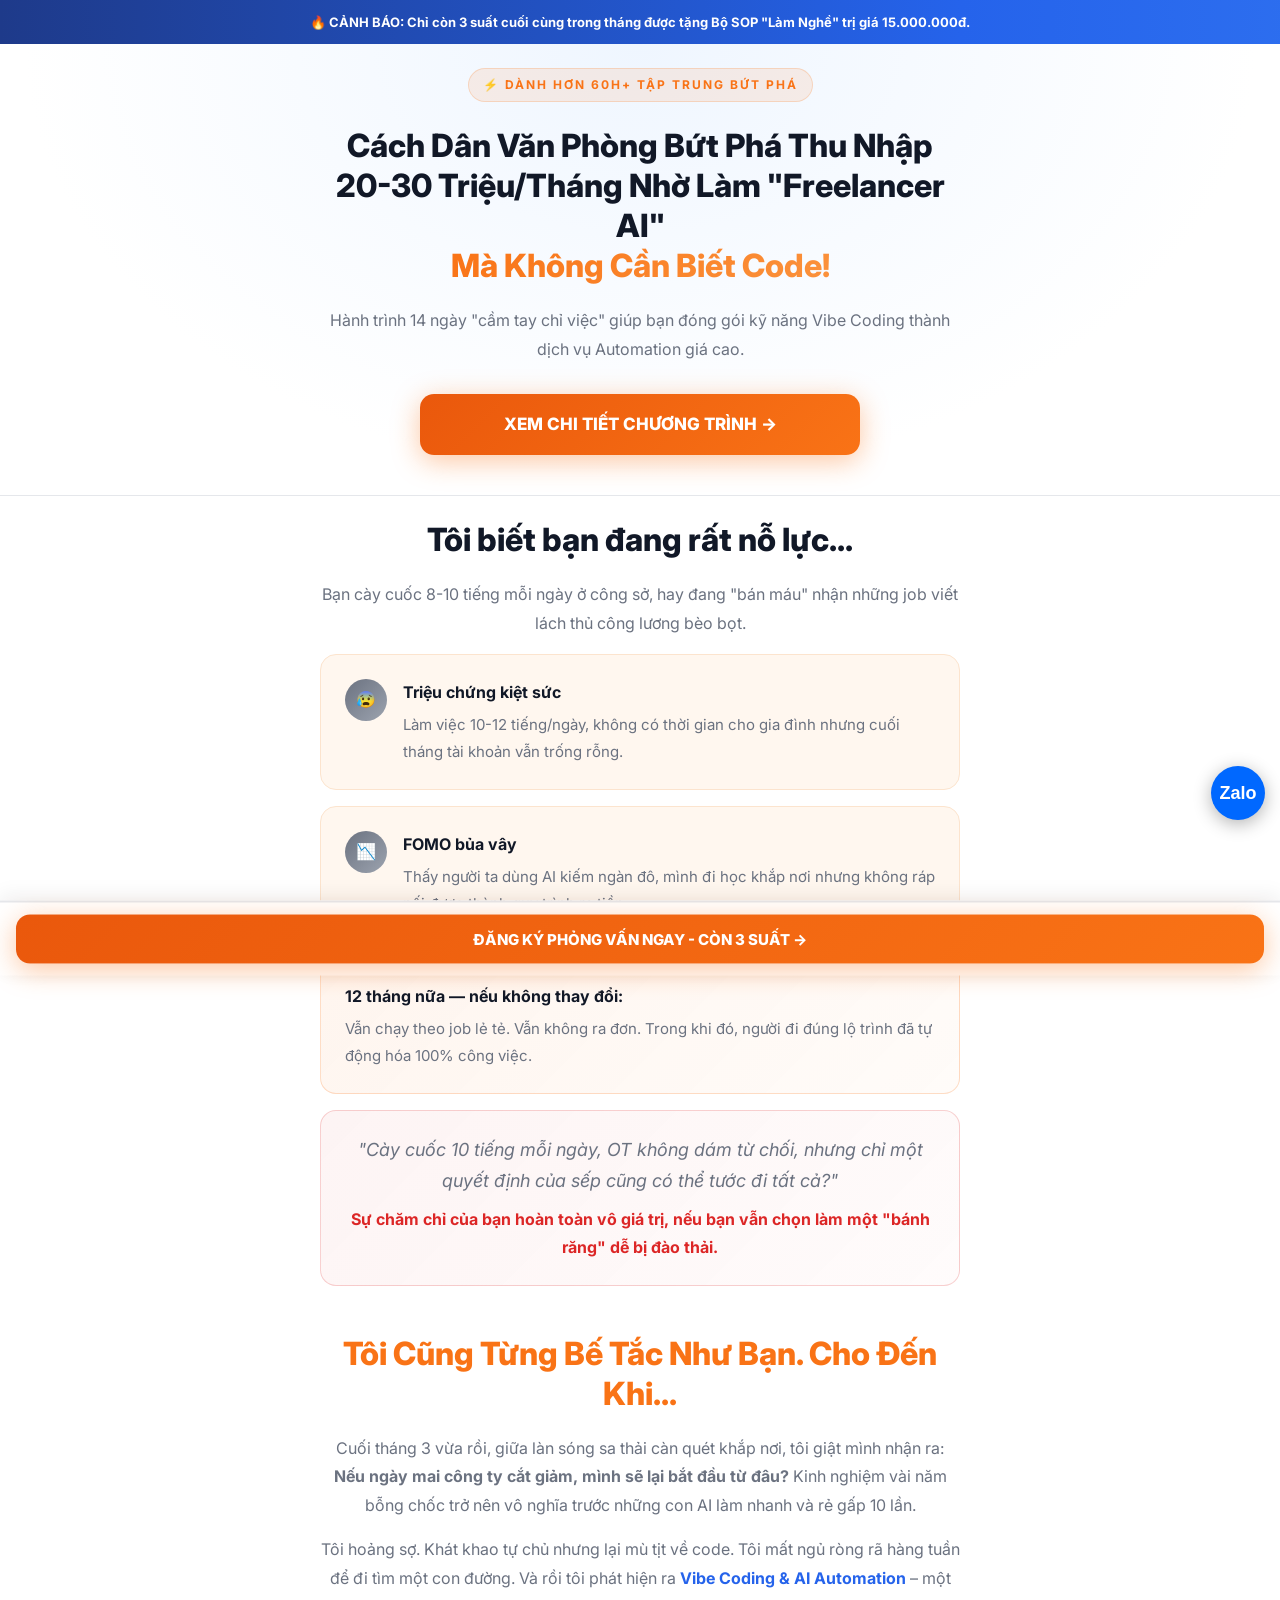
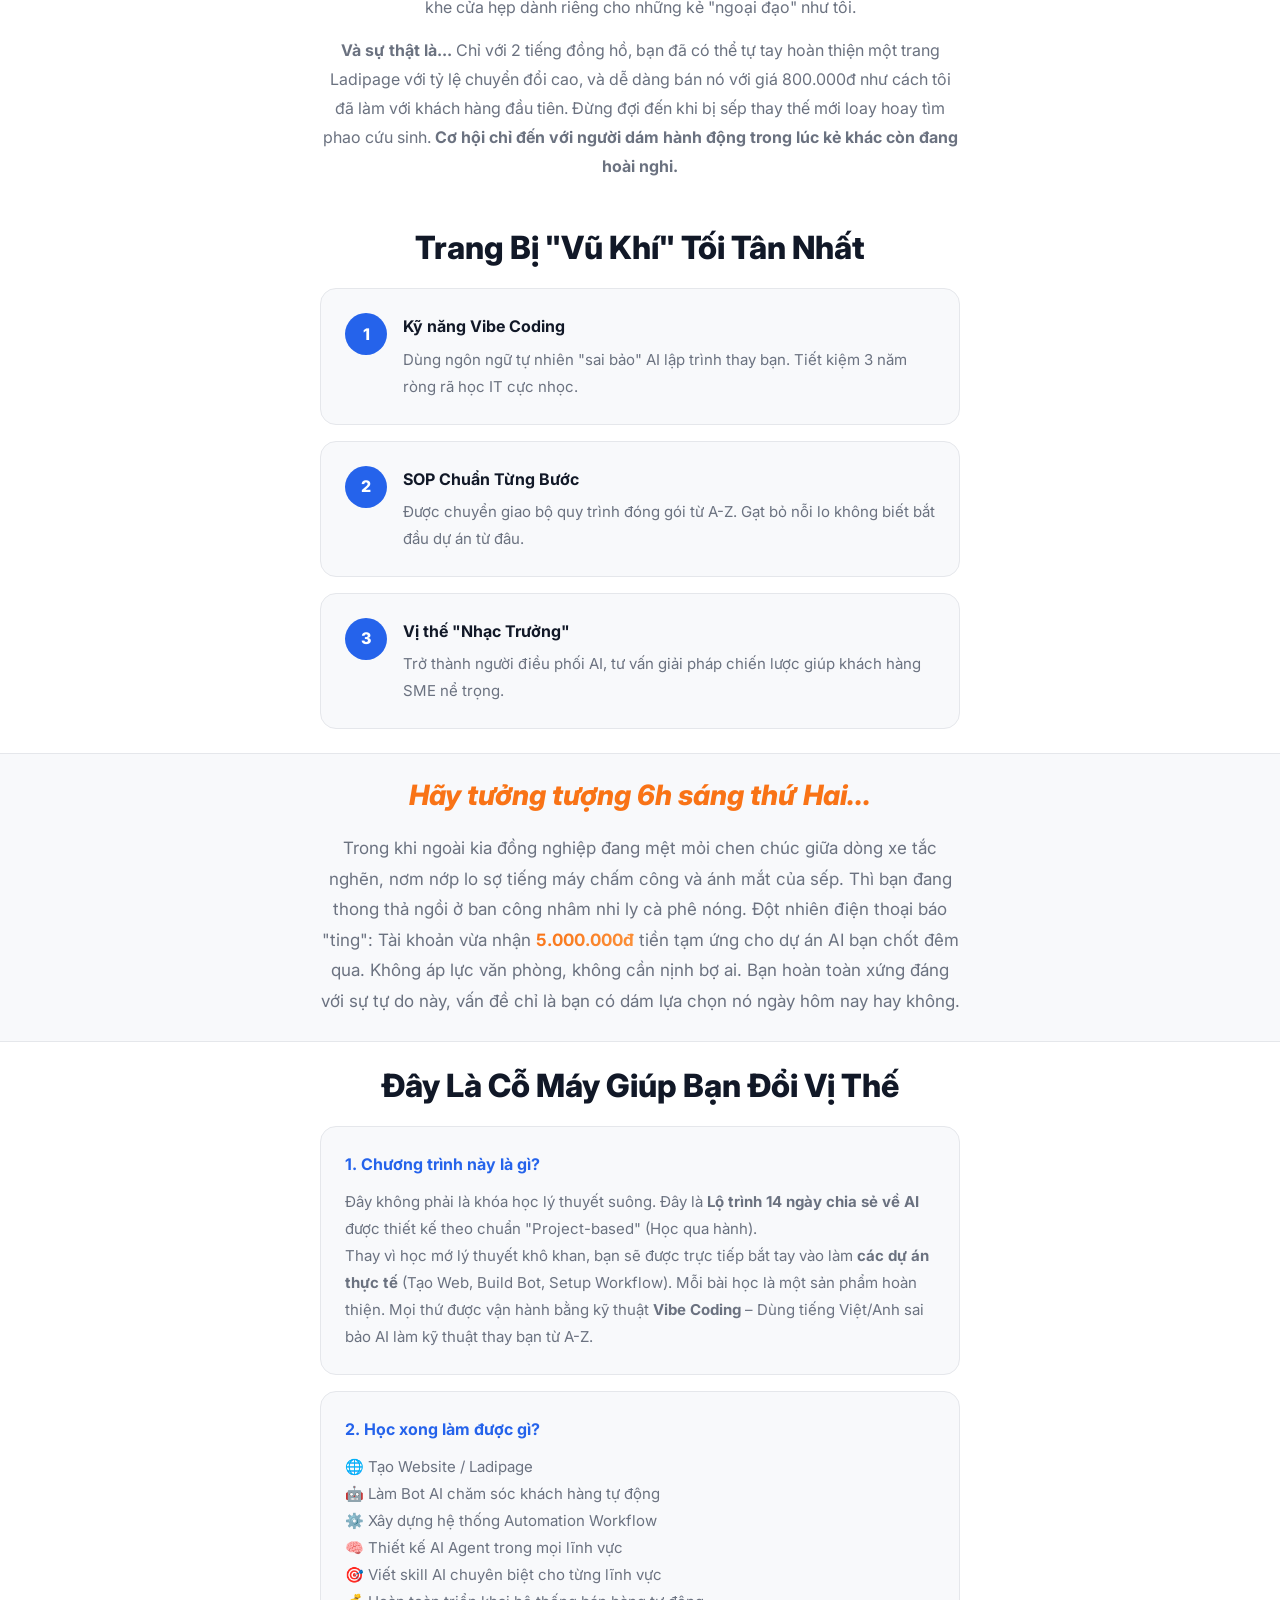
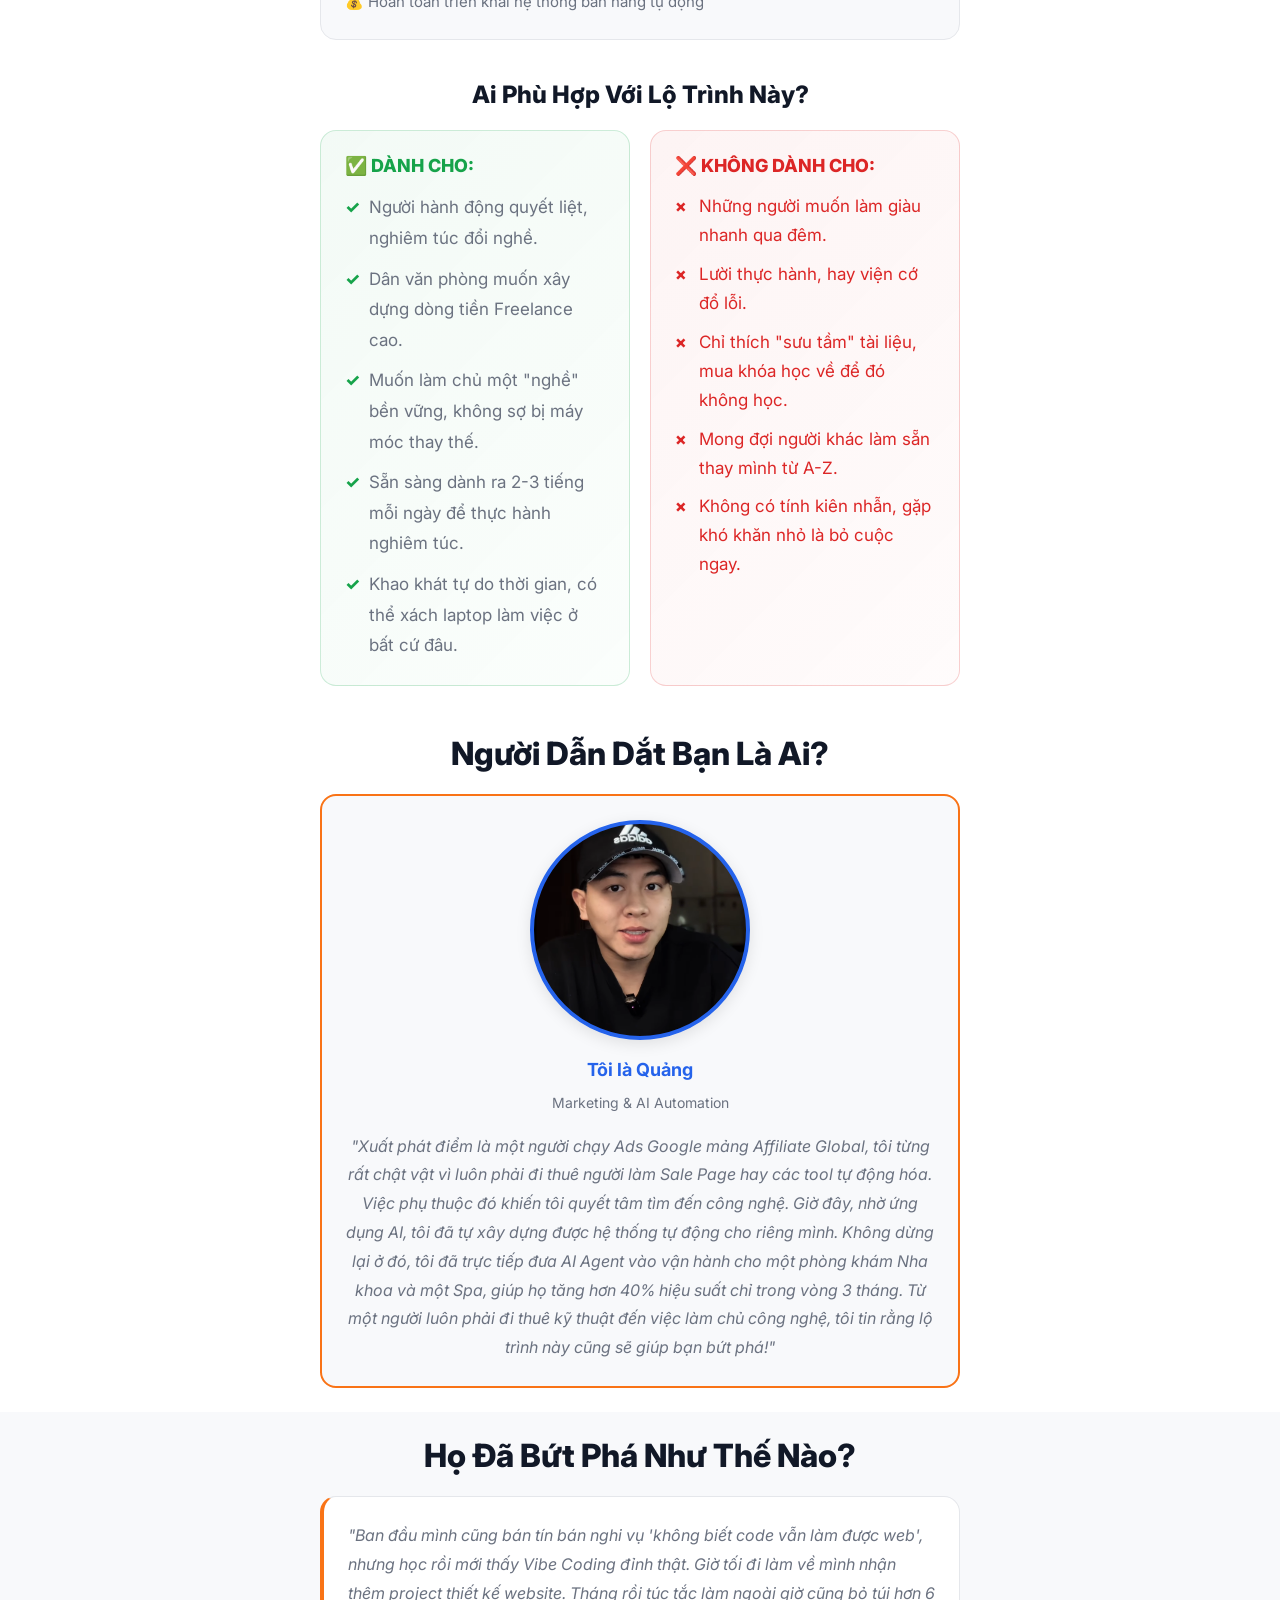
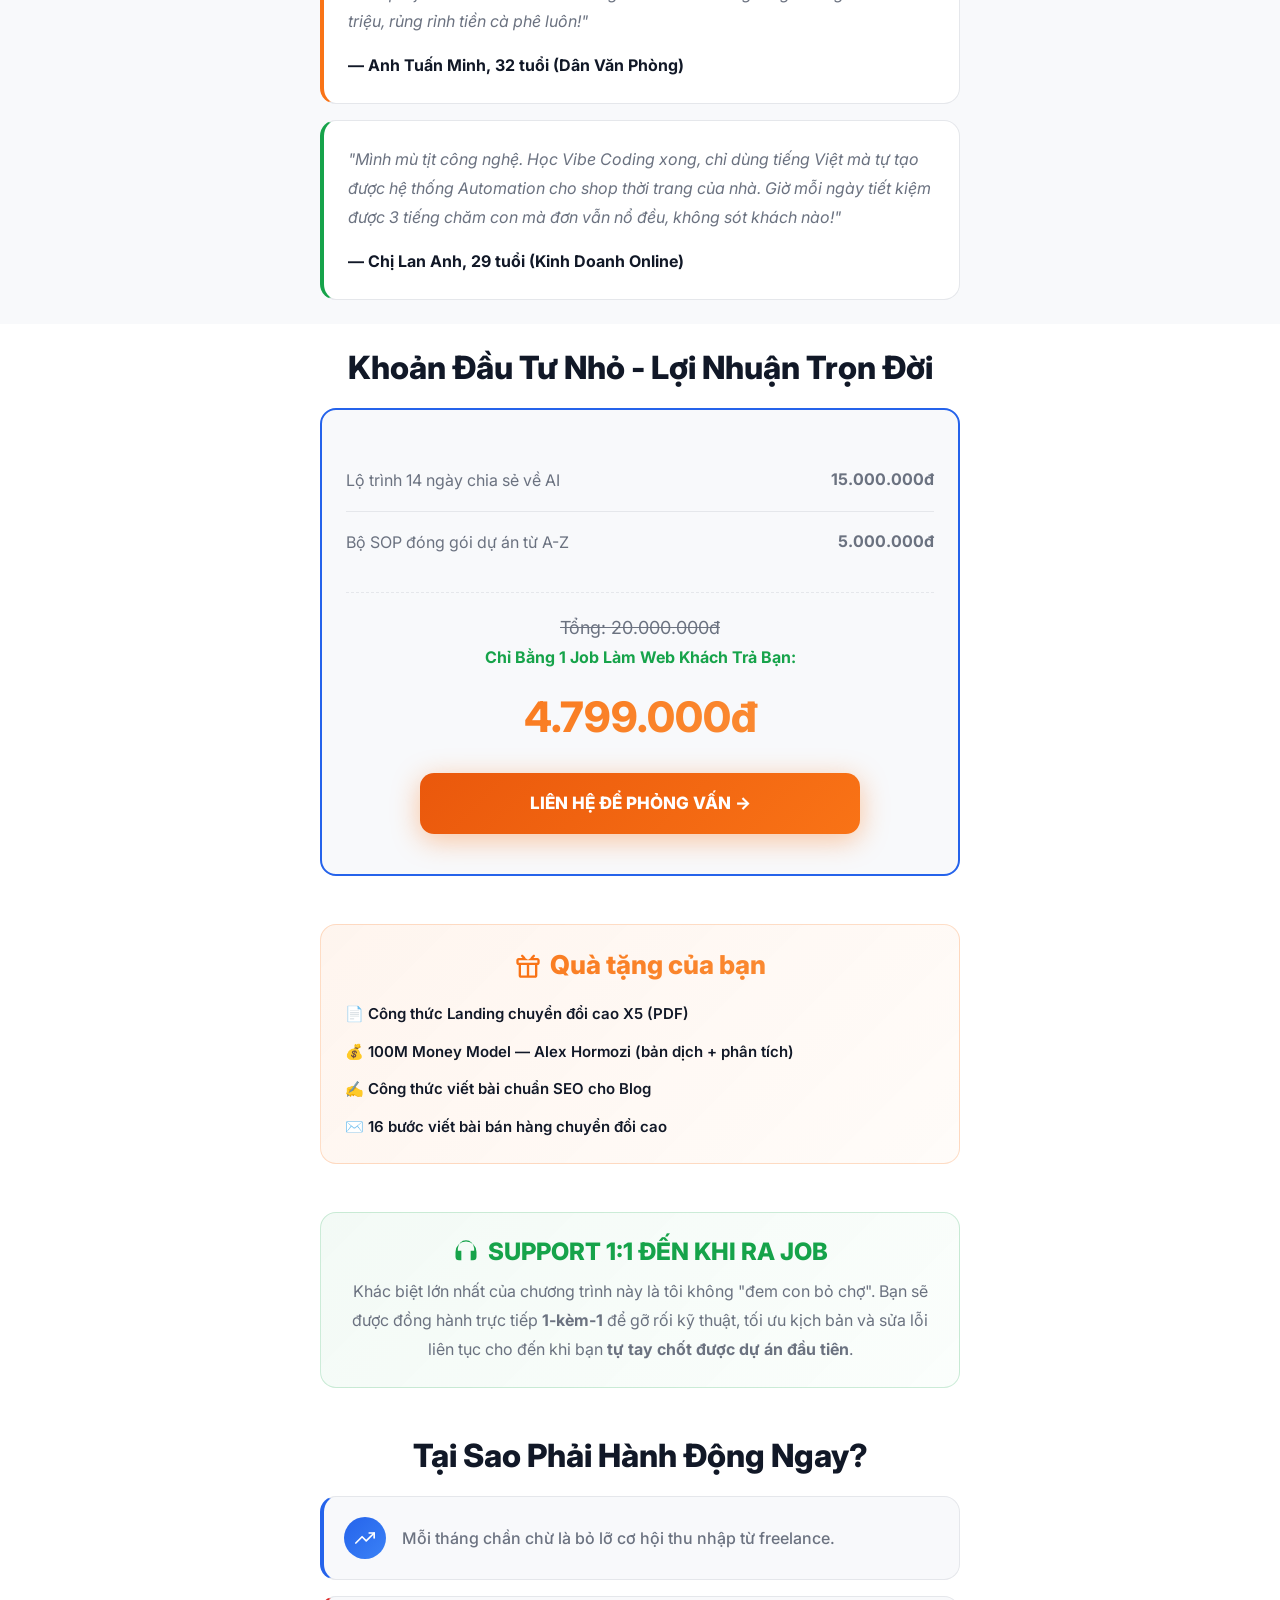
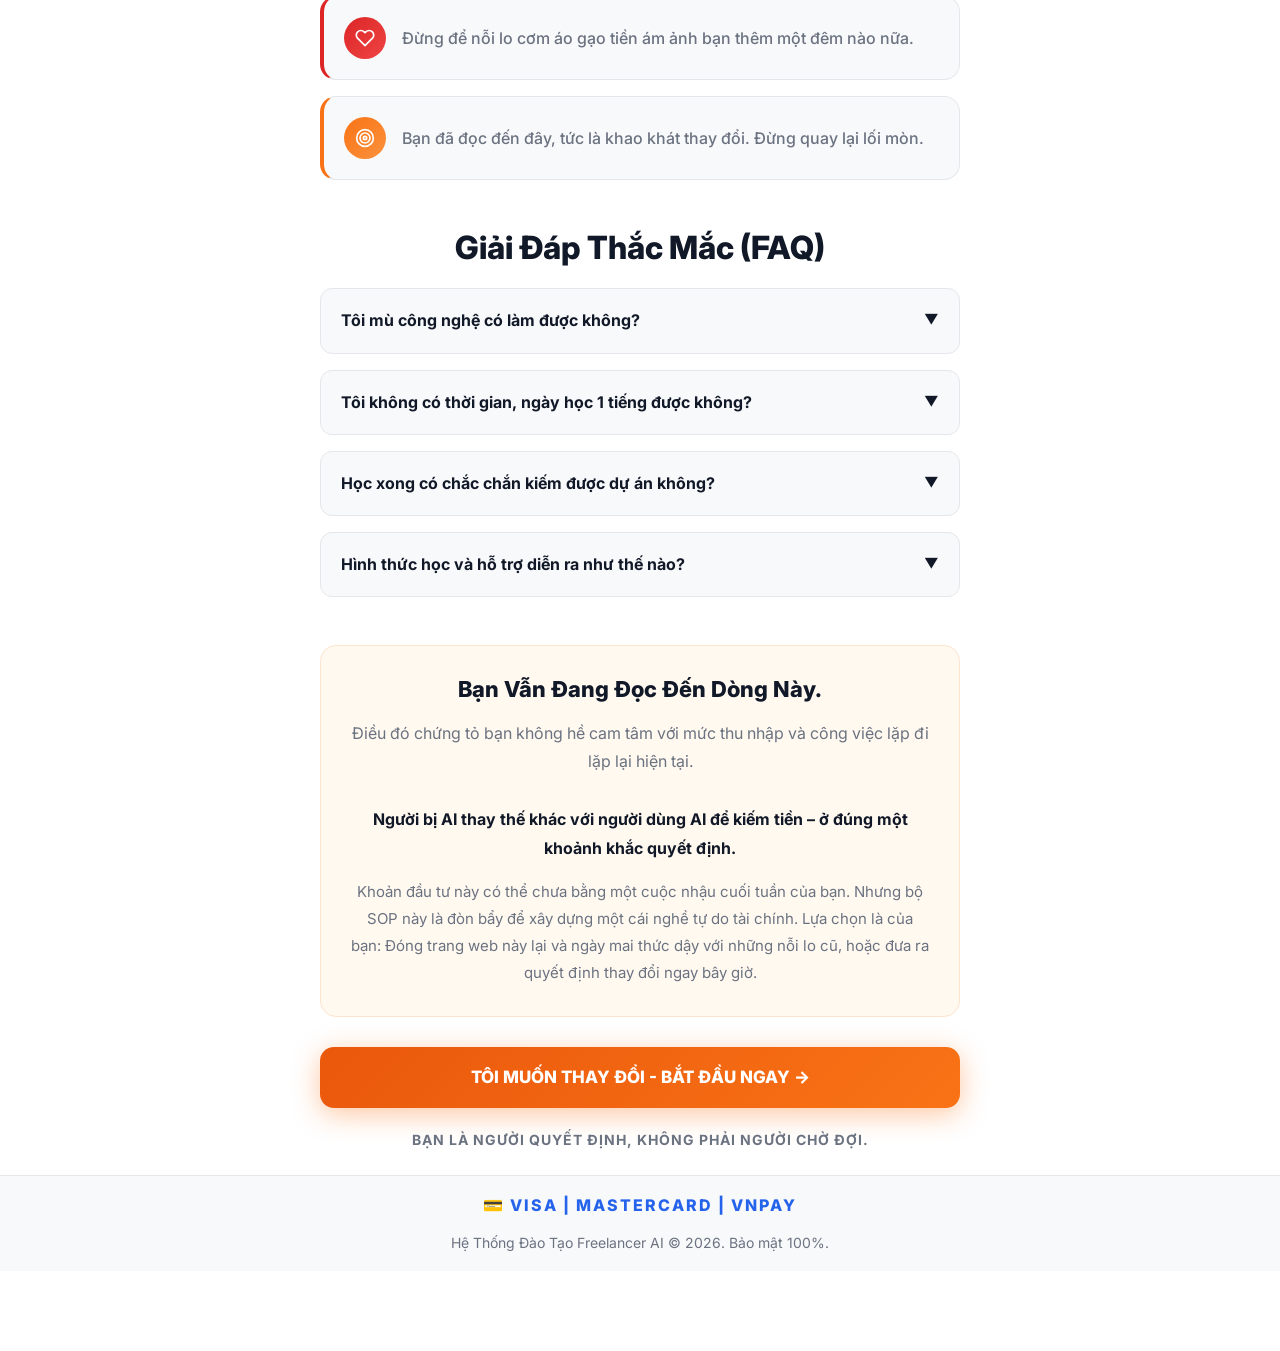
<file: index.html>
<!DOCTYPE html>
<html lang="vi">
<head>
    <meta charset="UTF-8">
    <meta name="viewport" content="width=device-width, initial-scale=1.0">
    <title>Nghề Freelancer AI Thực Chiến</title>
    <link rel="preconnect" href="https://fonts.googleapis.com">
    <link rel="preconnect" href="https://fonts.gstatic.com" crossorigin>
    <link href="https://fonts.googleapis.com/css2?family=Inter:wght@400;500;600;700&family=Outfit:wght@600;700;800&family=Playfair+Display:ital,wght@1,600&display=swap" rel="stylesheet">
    <link rel="stylesheet" href="style.css">
</head>
<body>

    <div class="announcement-bar">
        <span class="scarcity-text">🔥 CẢNH BÁO: Chỉ còn 3 suất cuối cùng trong tháng được tặng Bộ SOP "Làm Nghề" trị giá 15.000.000đ.</span>
    </div>

    <!-- HERO -->
    <header class="sec hero-section" id="hero">
        <div class="wrap text-center">
            <div class="pill mb-4">⚡ Dành hơn 60h+ tập trung bứt phá</div>
            <h1 class="h2">
                Cách Dân Văn Phòng Bứt Phá Thu Nhập 20-30 Triệu/Tháng Nhờ Làm "Freelancer AI" <br>
                <span class="gold">Mà Không Cần Biết Code!</span>
            </h1>
            <p class="body-text mb-4">
                Hành trình 14 ngày "cầm tay chỉ việc" giúp bạn đóng gói kỹ năng Vibe Coding thành dịch vụ Automation giá cao.
            </p>
            <div style="margin-top: 30px;">
                <a href="#program-details" class="btn btn-p">XEM CHI TIẾT CHƯƠNG TRÌNH &rarr;</a>
            </div>
        </div>
    </header>

    <!-- PAIN -->
    <section class="sec">
        <div class="wrap">
            <h2 class="h2 text-center">Tôi biết bạn đang rất nỗ lực...</h2>
            <p class="body-text text-center mb-4">Bạn cày cuốc 8-10 tiếng mỗi ngày ở công sở, hay đang "bán máu" nhận những job viết lách thủ công lương bèo bọt.</p>
            
            <div class="v-stack">
                <div class="card d-flex" style="background-color: #FFF7EF; border-color: #FCE4CE;">
                    <div class="icon-circle">😰</div>
                    <div class="card-text">
                        <strong>Triệu chứng kiệt sức</strong>
                        <p class="body-text" style="margin-bottom:0; margin-top:5px; font-size:15px;">Làm việc 10-12 tiếng/ngày, không có thời gian cho gia đình nhưng cuối tháng tài khoản vẫn trống rỗng.</p>
                    </div>
                </div>

                <div class="card d-flex" style="background-color: #FFF7EF; border-color: #FCE4CE;">
                    <div class="icon-circle">📉</div>
                    <div class="card-text">
                        <strong>FOMO bủa vây</strong>
                        <p class="body-text" style="margin-bottom:0; margin-top:5px; font-size:15px;">Thấy người ta dùng AI kiếm ngàn đô, mình đi học khắp nơi nhưng không ráp nối được thành quy trình ra tiền.</p>
                    </div>
                </div>

                <div class="card-g">
                    <div class="card-text">
                        <strong>12 tháng nữa — nếu không thay đổi:</strong>
                        <p class="body-text" style="margin-bottom:0; margin-top:5px; font-size:15px;">Vẫn chạy theo job lẻ tẻ. Vẫn không ra đơn. Trong khi đó, người đi đúng lộ trình đã tự động hóa 100% công việc.</p>
                    </div>
                </div>

                <div class="card card-red">
                    <div class="card-text text-center">
                        <p class="italic" style="font-size:18px; margin-bottom:10px; color:var(--dim);">"Cày cuốc 10 tiếng mỗi ngày, OT không dám từ chối, nhưng chỉ một quyết định của sếp cũng có thể tước đi tất cả?"</p>
                        <p class="text-red mt-2" style="font-weight:700;">Sự chăm chỉ của bạn hoàn toàn vô giá trị, nếu bạn vẫn chọn làm một "bánh răng" dễ bị đào thải.</p>
                    </div>
                </div>
            </div>
        </div>
    </section>

    <!-- STORY -->
    <section class="sec">
        <div class="wrap text-center">
            <h2 class="h2" style="color: #F97316;">Tôi Cũng Từng Bế Tắc Như Bạn. Cho Đến Khi...</h2>
            <p class="body-text" style="font-size: 16px; margin-bottom: 15px;">Cuối tháng 3 vừa rồi, giữa làn sóng sa thải càn quét khắp nơi, tôi giật mình nhận ra: <strong>Nếu ngày mai công ty cắt giảm, mình sẽ lại bắt đầu từ đâu?</strong> Kinh nghiệm vài năm bỗng chốc trở nên vô nghĩa trước những con AI làm nhanh và rẻ gấp 10 lần.</p>
            <p class="body-text" style="font-size: 16px; margin-bottom: 15px;">Tôi hoảng sợ. Khát khao tự chủ nhưng lại mù tịt về code. Tôi mất ngủ ròng rã hàng tuần để đi tìm một con đường. Và rồi tôi phát hiện ra <strong><span style="color: var(--blue);">Vibe Coding & AI Automation</span></strong> – một khe cửa hẹp dành riêng cho những kẻ "ngoại đạo" như tôi.</p>
            <p class="body-text" style="font-size: 16px; margin-bottom: 0;"><strong>Và sự thật là...</strong> Chỉ với 2 tiếng đồng hồ, bạn đã có thể tự tay hoàn thiện một trang Ladipage với tỷ lệ chuyển đổi cao, và dễ dàng bán nó với giá 800.000đ như cách tôi đã làm với khách hàng đầu tiên. Đừng đợi đến khi bị sếp thay thế mới loay hoay tìm phao cứu sinh. <strong>Cơ hội chỉ đến với người dám hành động trong lúc kẻ khác còn đang hoài nghi.</strong></p>
        </div>
    </section>

    <!-- FEATURES -->
    <section class="sec">
        <div class="wrap">
            <h2 class="h2 text-center">Trang Bị "Vũ Khí" Tối Tân Nhất</h2>
            <div class="v-stack">
                <div class="card d-flex">
                    <div class="icon-circle" style="background:var(--blue)">1</div>
                    <div class="card-text">
                        <strong>Kỹ năng Vibe Coding</strong>
                        <p class="body-text" style="margin-bottom:0; margin-top:5px; font-size:15px;">Dùng ngôn ngữ tự nhiên "sai bảo" AI lập trình thay bạn. Tiết kiệm 3 năm ròng rã học IT cực nhọc.</p>
                    </div>
                </div>
                <div class="card d-flex">
                    <div class="icon-circle" style="background:var(--blue)">2</div>
                    <div class="card-text">
                        <strong>SOP Chuẩn Từng Bước</strong>
                        <p class="body-text" style="margin-bottom:0; margin-top:5px; font-size:15px;">Được chuyển giao bộ quy trình đóng gói từ A-Z. Gạt bỏ nỗi lo không biết bắt đầu dự án từ đâu.</p>
                    </div>
                </div>
                <div class="card d-flex">
                    <div class="icon-circle" style="background:var(--blue)">3</div>
                    <div class="card-text">
                        <strong>Vị thế "Nhạc Trưởng"</strong>
                        <p class="body-text" style="margin-bottom:0; margin-top:5px; font-size:15px;">Trở thành người điều phối AI, tư vấn giải pháp chiến lược giúp khách hàng SME nể trọng.</p>
                    </div>
                </div>
            </div>
        </div>
    </section>

    <!-- EMOTION -->
    <section class="sec" style="background:var(--bg-card); border-top:1px solid var(--border); border-bottom:1px solid var(--border);">
        <div class="wrap text-center">
            <h2 class="italic" style="font-size: 28px; margin-bottom:20px;">Hãy tưởng tượng 6h sáng thứ Hai...</h2>
            <p class="body-text" style="margin-bottom:0; font-size: 17px;">Trong khi ngoài kia đồng nghiệp đang mệt mỏi chen chúc giữa dòng xe tắc nghẽn, nơm nớp lo sợ tiếng máy chấm công và ánh mắt của sếp. Thì bạn đang thong thả ngồi ở ban công nhâm nhi ly cà phê nóng. Đột nhiên điện thoại báo "ting": Tài khoản vừa nhận <strong class="gold">5.000.000đ</strong> tiền tạm ứng cho dự án AI bạn chốt đêm qua. Không áp lực văn phòng, không cần nịnh bợ ai. Bạn hoàn toàn xứng đáng với sự tự do này, vấn đề chỉ là bạn có dám lựa chọn nó ngày hôm nay hay không.</p>
        </div>
    </section>

    <!-- CLARITY -->
    <section class="sec" id="program-details">
        <div class="wrap">
            <h2 class="h2 text-center">Đây Là Cỗ Máy Giúp Bạn Đổi Vị Thế</h2>
            <div class="v-stack" style="margin-bottom:40px;">
                <div class="card d-flex">
                    <div class="card-text">
                        <strong style="color:var(--blue);">1. Chương trình này là gì?</strong>
                        <div class="body-text" style="margin-bottom:0; margin-top:10px; font-size:15px;">
                            <p style="margin-bottom:0;">Đây không phải là khóa học lý thuyết suông. Đây là <strong>Lộ trình 14 ngày chia sẻ về AI</strong> được thiết kế theo chuẩn "Project-based" (Học qua hành).</p>
                            <p style="margin-bottom:0;">Thay vì học mớ lý thuyết khô khan, bạn sẽ được trực tiếp bắt tay vào làm <strong>các dự án thực tế</strong> (Tạo Web, Build Bot, Setup Workflow). Mỗi bài học là một sản phẩm hoàn thiện. Mọi thứ được vận hành bằng kỹ thuật <strong>Vibe Coding</strong> – Dùng tiếng Việt/Anh sai bảo AI làm kỹ thuật thay bạn từ A-Z.</p>
                        </div>
                    </div>
                </div>
                <div class="card d-flex">
                    <div class="card-text">
                        <strong style="color:var(--blue);">2. Học xong làm được gì?</strong>
                        <p class="body-text" style="margin-bottom:0; margin-top:10px; font-size:15px;">
                            🌐 Tạo Website / Ladipage<br>
                            🤖 Làm Bot AI chăm sóc khách hàng tự động<br>
                            ⚙️ Xây dựng hệ thống Automation Workflow<br>
                            🧠 Thiết kế AI Agent trong mọi lĩnh vực<br>
                            🎯 Viết skill AI chuyên biệt cho từng lĩnh vực<br>
                            💰 Hoàn toàn triển khai hệ thống bán hàng tự động
                        </p>
                    </div>
                </div>
            </div>
            
            <h3 class="h2 text-center" style="font-size:24px;">Ai Phù Hợp Với Lộ Trình Này?</h3>
            <div style="display: grid; grid-template-columns: repeat(auto-fit, minmax(280px, 1fr)); gap: 20px; align-items: stretch;">
                <div class="card card-green" style="height: 100%;">
                    <h4 style="color:var(--green); margin-bottom:15px; font-size: 18px;">✅ DÀNH CHO:</h4>
                    <ul class="check-list">
                        <li class="body-text" style="margin-bottom:10px; font-size:17px;">Người hành động quyết liệt, nghiêm túc đổi nghề.</li>
                        <li class="body-text" style="margin-bottom:10px; font-size:17px;">Dân văn phòng muốn xây dựng dòng tiền Freelance cao.</li>
                        <li class="body-text" style="margin-bottom:10px; font-size:17px;">Muốn làm chủ một "nghề" bền vững, không sợ bị máy móc thay thế.</li>
                        <li class="body-text" style="margin-bottom:10px; font-size:17px;">Sẵn sàng dành ra 2-3 tiếng mỗi ngày để thực hành nghiêm túc.</li>
                        <li class="body-text" style="margin-bottom:0; font-size:17px;">Khao khát tự do thời gian, có thể xách laptop làm việc ở bất cứ đâu.</li>
                    </ul>
                </div>
                <div class="card card-red">
                    <h4 style="color:var(--red); margin-bottom:15px; font-size: 18px;">❌ KHÔNG DÀNH CHO:</h4>
                    <ul class="cross-list text-red">
                        <li style="margin-bottom:10px; font-size:17px;">Những người muốn làm giàu nhanh qua đêm.</li>
                        <li style="margin-bottom:10px; font-size:17px;">Lười thực hành, hay viện cớ đổ lỗi.</li>
                        <li style="margin-bottom:10px; font-size:17px;">Chỉ thích "sưu tầm" tài liệu, mua khóa học về để đó không học.</li>
                        <li style="margin-bottom:10px; font-size:17px;">Mong đợi người khác làm sẵn thay mình từ A-Z.</li>
                        <li style="margin-bottom:0; font-size:17px;">Không có tính kiên nhẫn, gặp khó khăn nhỏ là bỏ cuộc ngay.</li>
                    </ul>
                </div>
            </div>
        </div>
    </section>

    <!-- BƯỚC 4: TẠO UY TÍN TÁC GIẢ -->
    <section class="sec">
        <div class="wrap text-center">
            <h2 class="h2">Người Dẫn Dắt Bạn Là Ai?</h2>
            <div class="card" style="border: 2px solid var(--gold); display: flex; flex-direction: column; align-items: center; text-align: center;">
                <div style="width: 220px; height: 220px; border-radius: 50%; margin: 0 auto 15px; border: 4px solid var(--blue); box-shadow: 0 4px 15px rgba(0,0,0,0.1); background-image: url('avatar.jpg'); background-size: cover; background-position: center;"></div>
                <strong style="color:var(--blue); font-size: 18px;">Tôi là Quảng</strong>
                <p class="body-text" style="font-size: 14px; color: var(--dim); margin-top: 5px;">Marketing & AI Automation</p>
                <p class="body-text" style="font-style: italic; margin-bottom: 0;">"Xuất phát điểm là một người chạy Ads Google mảng Affiliate Global, tôi từng rất chật vật vì luôn phải đi thuê người làm Sale Page hay các tool tự động hóa. Việc phụ thuộc đó khiến tôi quyết tâm tìm đến công nghệ. Giờ đây, nhờ ứng dụng AI, tôi đã tự xây dựng được hệ thống tự động cho riêng mình. Không dừng lại ở đó, tôi đã trực tiếp đưa AI Agent vào vận hành cho một phòng khám Nha khoa và một Spa, giúp họ tăng hơn 40% hiệu suất chỉ trong vòng 3 tháng. Từ một người luôn phải đi thuê kỹ thuật đến việc làm chủ công nghệ, tôi tin rằng lộ trình này cũng sẽ giúp bạn bứt phá!"</p>
            </div>
        </div>
    </section>

    <!-- BƯỚC 15: TESTIMONIAL (CẢM NHẬN KHÁCH HÀNG) -->
    <section class="sec" style="background-color: var(--bg-card);">
        <div class="wrap">
            <h2 class="h2 text-center">Họ Đã Bứt Phá Như Thế Nào?</h2>
            <div class="v-stack">
                <div class="card" style="border-left: 4px solid var(--gold); background: #FFFFFF;">
                    <p class="body-text" style="font-style: italic;">"Ban đầu mình cũng bán tín bán nghi vụ 'không biết code vẫn làm được web', nhưng học rồi mới thấy Vibe Coding đỉnh thật. Giờ tối đi làm về mình nhận thêm project thiết kế website. Tháng rồi túc tắc làm ngoài giờ cũng bỏ túi hơn 6 triệu, rủng rỉnh tiền cà phê luôn!"</p>
                    <div style="margin-top: 15px;">
                        <strong style="color:var(--text);">— Anh Tuấn Minh, 32 tuổi (Dân Văn Phòng)</strong>
                    </div>
                </div>
                <div class="card" style="border-left: 4px solid var(--green); background: #FFFFFF;">
                    <p class="body-text" style="font-style: italic;">"Mình mù tịt công nghệ. Học Vibe Coding xong, chỉ dùng tiếng Việt mà tự tạo được hệ thống Automation cho shop thời trang của nhà. Giờ mỗi ngày tiết kiệm được 3 tiếng chăm con mà đơn vẫn nổ đều, không sót khách nào!"</p>
                    <div style="margin-top: 15px;">
                        <strong style="color:var(--text);">— Chị Lan Anh, 29 tuổi (Kinh Doanh Online)</strong>
                    </div>
                </div>
            </div>
        </div>
    </section>

    <!-- PRICING & VALUE STACK -->
    <section class="sec" id="pricing">
        <div class="wrap">
            <h2 class="h2 text-center">Khoản Đầu Tư Nhỏ - Lợi Nhuận Trọn Đời</h2>
            <div class="card" style="border: 2px solid var(--blue); padding:40px 24px;">
                <div class="v-row">
                    <span class="body-text" style="margin-bottom:0;">Lộ trình 14 ngày chia sẻ về AI</span>
                    <span class="v-price">15.000.000đ</span>
                </div>
                <div class="v-row" style="border-bottom:none;">
                    <span class="body-text" style="margin-bottom:0;">Bộ SOP đóng gói dự án từ A-Z</span>
                    <span class="v-price">5.000.000đ</span>
                </div>
                <div style="margin:20px 0; border-top:1px dashed var(--border);"></div>
                <div class="text-center">
                    <p style="text-decoration:line-through; color:var(--dim); font-size:18px;">Tổng: 20.000.000đ</p>
                    <p style="color:var(--green); font-weight:700; font-size:16px;">Chỉ Bằng 1 Job Làm Web Khách Trả Bạn:</p>
                    <div class="gold" style="font-size:42px; font-weight:800; margin:10px 0 20px;">4.799.000đ</div>
                    <a href="https://zalo.me/0702286928" target="_blank" class="btn btn-p">Liên Hệ Để Phỏng Vấn &rarr;</a>
                </div>
            </div>
        </div>
    </section>

    <!-- BONUS -->
    <section class="sec">
        <div class="wrap">
            <div class="v-stack">
                <div class="card-g">
                    <h4 class="gold text-center" style="margin-bottom:20px; font-size:26px; display: flex; justify-content: center; align-items: center; gap: 8px;">
                        <svg width="28" height="28" viewBox="0 0 24 24" fill="#F97316"><path d="M20 6h-3.41l1.12-1.12c.39-.39.39-1.02 0-1.41-.39-.39-1.02-.39-1.41 0L14.88 4.9c-.38.38-.63.85-.75 1.34L12 7.52l-2.13-1.28c-.12-.49-.37-.96-.75-1.34L7.71 3.47c-.39-.39-1.02-.39-1.41 0-.39.39-.39 1.02 0 1.41L7.41 6H4c-1.1 0-2 .9-2 2v2c0 1.1.9 2 2 2v9c0 1.1.9 2 2 2h12c1.1 0 2-.9 2-2v-9c1.1 0 2-.9 2-2V8c0-1.1-.9-2-2-2zM11 21H6v-9h5v9zm2 0v-9h5v9zm7-11H4V8h16v2z"/></svg> 
                        Quà tặng của bạn
                    </h4>
                    <div class="v-stack" style="gap:12px;">
                        <div style="color:var(--text); font-weight: 600; font-size: 15px;">📄 Công thức Landing chuyển đổi cao X5 (PDF)</div>
                        <div style="color:var(--text); font-weight: 600; font-size: 15px;">💰 100M Money Model — Alex Hormozi (bản dịch + phân tích)</div>
                        <div style="color:var(--text); font-weight: 600; font-size: 15px;">✍️ Công thức viết bài chuẩn SEO cho Blog</div>
                        <div style="color:var(--text); font-weight: 600; font-size: 15px;">✉️ 16 bước viết bài bán hàng chuyển đổi cao</div>
                    </div>
                </div>
            </div>
        </div>
    </section>

    <!-- GUARANTEE -->
    <section class="sec">
        <div class="wrap">
            <div class="card card-green text-center">
                <h3 style="color:var(--green); font-size:24px; margin-bottom:10px; display: flex; justify-content: center; align-items: center; gap: 8px;">
                    <svg width="28" height="28" viewBox="0 0 24 24" fill="var(--green)"><path d="M12 3a9 9 0 0 0-9 9v4a3 3 0 0 0 3 3h2v-8H5v-2a7 7 0 0 1 14 0v2h-3v8h2a3 3 0 0 0 3-3v-4a9 9 0 0 0-9-9z"/></svg>
                    SUPPORT 1:1 ĐẾN KHI RA JOB
                </h3>
                <p class="body-text" style="margin-bottom:0;">Khác biệt lớn nhất của chương trình này là tôi không "đem con bỏ chợ". Bạn sẽ được đồng hành trực tiếp <strong>1-kèm-1</strong> để gỡ rối kỹ thuật, tối ưu kịch bản và sửa lỗi liên tục cho đến khi bạn <strong>tự tay chốt được dự án đầu tiên</strong>.</p>
            </div>
        </div>
    </section>

    <!-- REASON WHY -->
    <section class="sec">
        <div class="wrap">
            <h2 class="h2 text-center">Tại Sao Phải Hành Động Ngay?</h2>
            <div class="v-stack">
                <div class="card" style="padding: 20px; border-left: 4px solid var(--blue);">
                    <div class="d-flex" style="align-items: center;">
                        <div class="icon-circle" style="background: linear-gradient(135deg, #2563EB, #3B82F6);">
                            <svg width="20" height="20" viewBox="0 0 24 24" fill="none" stroke="currentColor" stroke-width="2" stroke-linecap="round" stroke-linejoin="round"><polyline points="23 6 13.5 15.5 8.5 10.5 1 18"></polyline><polyline points="17 6 23 6 23 12"></polyline></svg>
                        </div>
                        <div>
                            <p class="body-text" style="margin-bottom:0; font-size:16px; font-weight: 500;">Mỗi tháng chần chừ là bỏ lỡ cơ hội thu nhập từ freelance.</p>
                        </div>
                    </div>
                </div>
                
                <div class="card" style="padding: 20px; border-left: 4px solid var(--red);">
                    <div class="d-flex" style="align-items: center;">
                        <div class="icon-circle" style="background: linear-gradient(135deg, #DC2626, #EF4444);">
                            <svg width="20" height="20" viewBox="0 0 24 24" fill="none" stroke="currentColor" stroke-width="2" stroke-linecap="round" stroke-linejoin="round"><path d="M20.84 4.61a5.5 5.5 0 0 0-7.78 0L12 5.67l-1.06-1.06a5.5 5.5 0 0 0-7.78 7.78l1.06 1.06L12 21.23l7.78-7.78 1.06-1.06a5.5 5.5 0 0 0 0-7.78z"></path></svg>
                        </div>
                        <div>
                            <p class="body-text" style="margin-bottom:0; font-size:16px; font-weight: 500;">Đừng để nỗi lo cơm áo gạo tiền ám ảnh bạn thêm một đêm nào nữa.</p>
                        </div>
                    </div>
                </div>

                <div class="card" style="padding: 20px; border-left: 4px solid var(--gold);">
                    <div class="d-flex" style="align-items: center;">
                        <div class="icon-circle" style="background: linear-gradient(135deg, #F97316, #FB923C);">
                            <svg width="20" height="20" viewBox="0 0 24 24" fill="none" stroke="currentColor" stroke-width="2" stroke-linecap="round" stroke-linejoin="round"><circle cx="12" cy="12" r="10"></circle><circle cx="12" cy="12" r="6"></circle><circle cx="12" cy="12" r="2"></circle></svg>
                        </div>
                        <div>
                            <p class="body-text" style="margin-bottom:0; font-size:16px; font-weight: 500;">Bạn đã đọc đến đây, tức là khao khát thay đổi. Đừng quay lại lối mòn.</p>
                        </div>
                    </div>
                </div>
            </div>
        </div>
    </section>

    <!-- FAQ -->
    <section class="sec">
        <div class="wrap">
            <h2 class="h2 text-center">Giải Đáp Thắc Mắc (FAQ)</h2>
            <div class="v-stack">
                <details class="faq-card">
                    <summary>Tôi mù công nghệ có làm được không? <span class="arr">▼</span></summary>
                    <div class="fbody">Hoàn toàn được. Lộ trình Vibe Coding hướng dẫn bạn cách dùng ngôn ngữ tự nhiên "sai bảo" AI làm kỹ thuật thay mình, không cần biết code từ trước.</div>
                </details>
                <details class="faq-card">
                    <summary>Tôi không có thời gian, ngày học 1 tiếng được không? <span class="arr">▼</span></summary>
                    <div class="fbody">Câu trả lời thẳng thắn là: <strong>KHÔNG ĐƯỢC.</strong> Nếu bạn chỉ định dành 1 tiếng "cưỡi ngựa xem hoa", xin hãy giữ lại tiền. Đây là lộ trình thay đổi thu nhập thực sự, không phải phép màu. Bạn bắt buộc phải cam kết tối thiểu <strong>2-3 tiếng/ngày</strong> để thực hành sâu và đập đi xây lại tư duy làm việc. Nếu bạn chưa sẵn sàng trả giá thời gian cho sự nghiệp của chính mình, chương trình này không dành cho bạn.</div>
                </details>
                <details class="faq-card">
                    <summary>Học xong có chắc chắn kiếm được dự án không? <span class="arr">▼</span></summary>
                    <div class="fbody">Chương trình trang bị cho bạn kỹ năng thực chiến và bộ quy trình (SOP) săn job đã được kiểm chứng. Đặc biệt, tôi cam kết <strong>Support 1:1 sát sao</strong> cho đến khi bạn tự tay chốt được dự án Freelance đầu tiên.</div>
                </details>

                <details class="faq-card">
                    <summary>Hình thức học và hỗ trợ diễn ra như thế nào? <span class="arr">▼</span></summary>
                    <div class="fbody">Bạn sẽ thực hành qua video và bộ SOP chuẩn. Nhưng giá trị đắt giá nhất nằm ở đây: <strong>Tôi sẽ trực tiếp cầm tay chỉ việc cho bạn.</strong> Bất cứ khi nào bạn vướng mắc, tôi sẽ không ném cho bạn một mớ lý thuyết suông. Tôi sẽ vào thẳng dự án của bạn, gỡ rối và tối ưu 1-kèm-1 cho đến khi ra kết quả. Việc của tôi là đẩy bạn tới đích. Việc duy nhất của bạn là dám hành động và không được phép viện cớ bỏ cuộc.</div>
                </details>
            </div>
        </div>
    </section>

    <!-- TESTIMONIAL & FINAL CTA -->
    <section class="sec">
        <div class="wrap text-center">
            <div class="card mb-4" style="text-align:center; padding: 30px; background-color: #FFF9F0; border: 1px solid #FCE4CE;">
                <h3 style="font-size: 22px; color: var(--text); margin-bottom: 15px;">Bạn Vẫn Đang Đọc Đến Dòng Này.</h3>
                <p class="body-text" style="font-size: 16px; margin-bottom: 15px;">Điều đó chứng tỏ bạn không hề cam tâm với mức thu nhập và công việc lặp đi lặp lại hiện tại.<br><br>
                <strong style="color: var(--text);">Người bị AI thay thế khác với người dùng AI để kiếm tiền – ở đúng một khoảnh khắc quyết định.</strong></p>
                <p class="body-text" style="font-size: 15px; color: var(--dim); margin-bottom: 0;">Khoản đầu tư này có thể chưa bằng một cuộc nhậu cuối tuần của bạn. Nhưng bộ SOP này là đòn bẩy để xây dựng một cái nghề tự do tài chính. Lựa chọn là của bạn: Đóng trang web này lại và ngày mai thức dậy với những nỗi lo cũ, hoặc đưa ra quyết định thay đổi ngay bây giờ.</p>
            </div>
            
            <div style="margin-top: 30px;">
                <a href="https://zalo.me/0702286928" target="_blank" class="btn btn-p" style="max-width:100%;">TÔI MUỐN THAY ĐỔI - BẮT ĐẦU NGAY &rarr;</a>
            </div>
            <p style="margin-top:20px; color:var(--dim); font-size:14px; text-transform:uppercase; letter-spacing:1px; font-weight:700;">Bạn là người quyết định, không phải người chờ đợi.</p>
        </div>
    </section>

    <!-- FOOTER -->
    <footer class="sec-sm" style="border-top:1px solid var(--border); text-align:center; background:var(--bg-card);">
        <div class="wrap">
            <p style="font-weight:800; letter-spacing:2px; color:var(--blue); margin-bottom:10px;">💳 VISA | MASTERCARD | VNPAY</p>
            <p class="body-text" style="font-size:14px; margin-bottom:0;">Hệ Thống Đào Tạo Freelancer AI © 2026. Bảo mật 100%.</p>
        </div>
    </footer>

    <!-- Zalo Float -->
    <a href="https://zalo.me/0702286928" target="_blank" class="sf-wrap" style="text-decoration:none;">
        <div class="sf-row">
            <div class="sf-btn sf-zl"><span style="font-weight: 900; font-size: 18px; font-family: Arial, sans-serif; color: white;">Zalo</span></div>
        </div>
    </a>

    <!-- Sticky Bottom CTA -->
    <div id="scta">
        <a href="https://zalo.me/0702286928" target="_blank" class="btn btn-p" style="padding:12px; font-size:15px; width:100%; max-width:100%;">ĐĂNG KÝ PHỎNG VẤN NGAY - CÒN 3 SUẤT &rarr;</a>
    </div>

    <script>
        // Reveal sticky bar
        window.addEventListener('scroll', () => {
            const sticky = document.getElementById('scta');
            if (window.scrollY > 500) {
                sticky.classList.add('show');
            } else {
                sticky.classList.remove('show');
            }
        });
    </script>
</body>
</html>
</file>
<file: style.css>
/* WEPOWER ENGINE V4.0 - EXACT AUVANCHIEU CLONE */
:root {
    --bg: #FFFFFF;
    --bg-card: #F8F9FB;
    
    --gold: #F97316;
    --blue: #2563EB;
    --green: #16A34A;
    --red: #DC2626;
    
    --text: #111827;
    --dim: #6B7280;
    --border: #E5E7EB;
}

* { margin: 0; padding: 0; box-sizing: border-box; }
html { scroll-behavior: smooth; }
body {
    font-family: 'Inter', sans-serif;
    background-color: var(--bg);
    color: var(--text);
    line-height: 1.7;
    overflow-x: hidden;
    padding-bottom: 80px; 
}

h1, h2, h3, h4 { font-weight: 800; line-height: 1.25; color: var(--text); }
.h2 { font-size: 26px; margin-bottom: 20px; }
@media (min-width: 768px) { .h2 { font-size: 32px; } }

.wrap { max-width: 680px; margin: 0 auto; padding: 0 20px; }
.text-center { text-align: center; }
.text-left { text-align: left; }
.mb-4 { margin-bottom: 24px; }
.mt-2 { margin-top: 10px; }

.gold { background: linear-gradient(135deg, #F97316, #FB923C); -webkit-background-clip: text; -webkit-text-fill-color: transparent; background-clip: text; }
.italic { font-style: italic; color: var(--gold); }
.body-text { font-size: 16px; color: var(--dim); margin-bottom: 16px; line-height: 1.8; }
.text-red { color: var(--red); }

/* Buttons */
.btn {
    display: inline-flex; align-items: center; justify-content: center;
    padding: 16px 24px; width: 100%; max-width: 440px;
    background: linear-gradient(135deg, #EA580C, #F97316);
    color: #FFFFFF; font-weight: 800; font-size: 17px; text-transform: uppercase;
    border: none; border-radius: 14px; cursor: pointer; text-decoration: none;
    box-shadow: 0 6px 28px rgba(249,115,22,.4);
    transition: transform .2s, box-shadow .2s;
    margin: 0 auto;
}
.btn:hover { transform: translateY(-2px); box-shadow: 0 12px 40px rgba(249,115,22,.55); }
@keyframes pulse-g { 0%, 100% { box-shadow: 0 6px 28px rgba(249,115,22,.4); } 50% { box-shadow: 0 6px 48px rgba(249,115,22,.75); } }
.btn-p { animation: pulse-g 2.4s ease-in-out infinite; }

/* Sections */
.sec { padding: 24px 0; }
.sec-sm { padding: 16px 0; }
.hero-section { background: radial-gradient(ellipse at 50% 0%, #EFF6FF 0%, #FFFFFF 68%); border-bottom: 1px solid var(--border); padding-bottom: 40px; }
.trust-bar { background: var(--bg-card); border-top: 1px solid var(--border); border-bottom: 1px solid var(--border); }

/* Cards & Stacks */
.v-stack { display: flex; flex-direction: column; gap: 16px; }
.card { background: var(--bg-card); border: 1px solid var(--border); border-radius: 16px; padding: 24px; }
.card-g { background: linear-gradient(135deg, rgba(249,115,22,.07), rgba(251,146,60,.03)); border: 1px solid rgba(249,115,22,.22); border-radius: 16px; padding: 24px; }
.card-red { background: linear-gradient(135deg, rgba(220,38,38,.05), rgba(239,68,68,.02)); border: 1px solid rgba(220,38,38,.2); }
.card-green { background: linear-gradient(135deg, rgba(22,163,74,.05), rgba(34,197,94,.02)); border: 1px solid rgba(22,163,74,.2); }

.d-flex { display: flex; gap: 16px; align-items: flex-start; }
.icon-circle { width: 42px; height: 42px; flex-shrink: 0; border-radius: 50%; background: linear-gradient(135deg, #6B7280, #9CA3AF); display: flex; align-items: center; justify-content: center; color: #FFFFFF; font-weight: 800; font-size: 16px; }

.check-list, .cross-list { list-style: none; padding-left: 0; margin: 0; }
.check-list li { position: relative; padding-left: 24px; }
.check-list li::before { content: "✓"; position: absolute; left: 0; color: var(--green); font-weight: 800; }
.cross-list li { position: relative; padding-left: 24px; }
.cross-list li::before { content: "×"; position: absolute; left: 0; color: var(--red); font-weight: 800; }

.v-row { display: flex; justify-content: space-between; padding: 16px 0; border-bottom: 1px solid var(--border); }
.v-price { font-weight: 700; color: var(--dim); }

/* Pill & Announcement */
.pill { display: inline-block; font-size: 12px; font-weight: 700; letter-spacing: 2px; text-transform: uppercase; color: var(--gold); border: 1px solid rgba(249,115,22,.2); background: rgba(249,115,22,.1); padding: 6px 14px; border-radius: 100px; }
.announcement-bar { background: linear-gradient(90deg, #1e3a8a, #2563EB, #3B82F6, #2563EB, #1e3a8a); background-size: 300% auto; animation: shimmer 4s linear infinite; color: #FFFFFF; font-weight: 700; font-size: 13px; text-align: center; padding: 11px 16px; position: sticky; top: 0; z-index: 100; }
@keyframes shimmer { 0% { background-position: -300% center; } 100% { background-position: 300% center; } }

/* FAQ */
.faq-card { background: var(--bg-card); border: 1px solid var(--border); border-radius: 12px; overflow: hidden; }
.faq-card summary { padding: 18px 20px; cursor: pointer; list-style: none; display: flex; justify-content: space-between; font-weight: 700; color: var(--text); font-size: 16px; }
.faq-card summary::-webkit-details-marker { display: none; }
.arr { transition: transform .3s; font-size: 14px;}
.faq-card[open] .arr { transform: rotate(180deg); }
.fbody { padding: 0 20px 18px; color: var(--dim); font-size: 15px; }

/* Floating */
.logos { display: flex; justify-content: center; gap: 40px; margin-top: 15px; font-weight: 800; opacity: 0.6; color: var(--blue); flex-wrap: wrap;}
#scta { position: fixed; bottom: 0; left: 0; right: 0; z-index: 99; padding: 12px 16px; background: #FFFFFF; border-top: 2px solid var(--border); display: flex; justify-content: center; transform: translateY(100%); transition: .4s ease; box-shadow: 0 -4px 20px rgba(0,0,0,.08); }
#scta.show { transform: none; }

.sf-wrap { position: fixed; right: 15px; bottom: 80px; z-index: 98; display: flex; align-items: flex-end; flex-direction: column; }
.sf-row { display: flex; align-items: center; }
.sf-noti { background: #fff; color: #222; font-size: 12px; font-weight: 700; padding: 7px 13px; border-radius: 20px; box-shadow: 0 2px 14px rgba(0,0,0,.18); margin-right: 8px; animation: sfblink 2.2s ease-in-out infinite; position: relative; }
.sf-noti::after { content: ''; position: absolute; right: -9px; top: 50%; transform: translateY(-50%); border: 6px solid transparent; border-left-color: #fff; }
.zl-noti { border-left: 3px solid #0068FF; }
.sf-btn { width: 54px; height: 54px; border-radius: 50%; display: flex; align-items: center; justify-content: center; box-shadow: 0 4px 18px rgba(0,0,0,.30); animation: sfbounce 3s ease-in-out infinite; }
.sf-zl { background: #0068FF; }
@keyframes sfblink { 0%, 100% { transform: scale(1); opacity: 1; } 50% { transform: scale(1.04); opacity: .85; } }
@keyframes sfbounce { 0%, 100% { transform: translateY(0); } 50% { transform: translateY(-5px); } }
</file>
